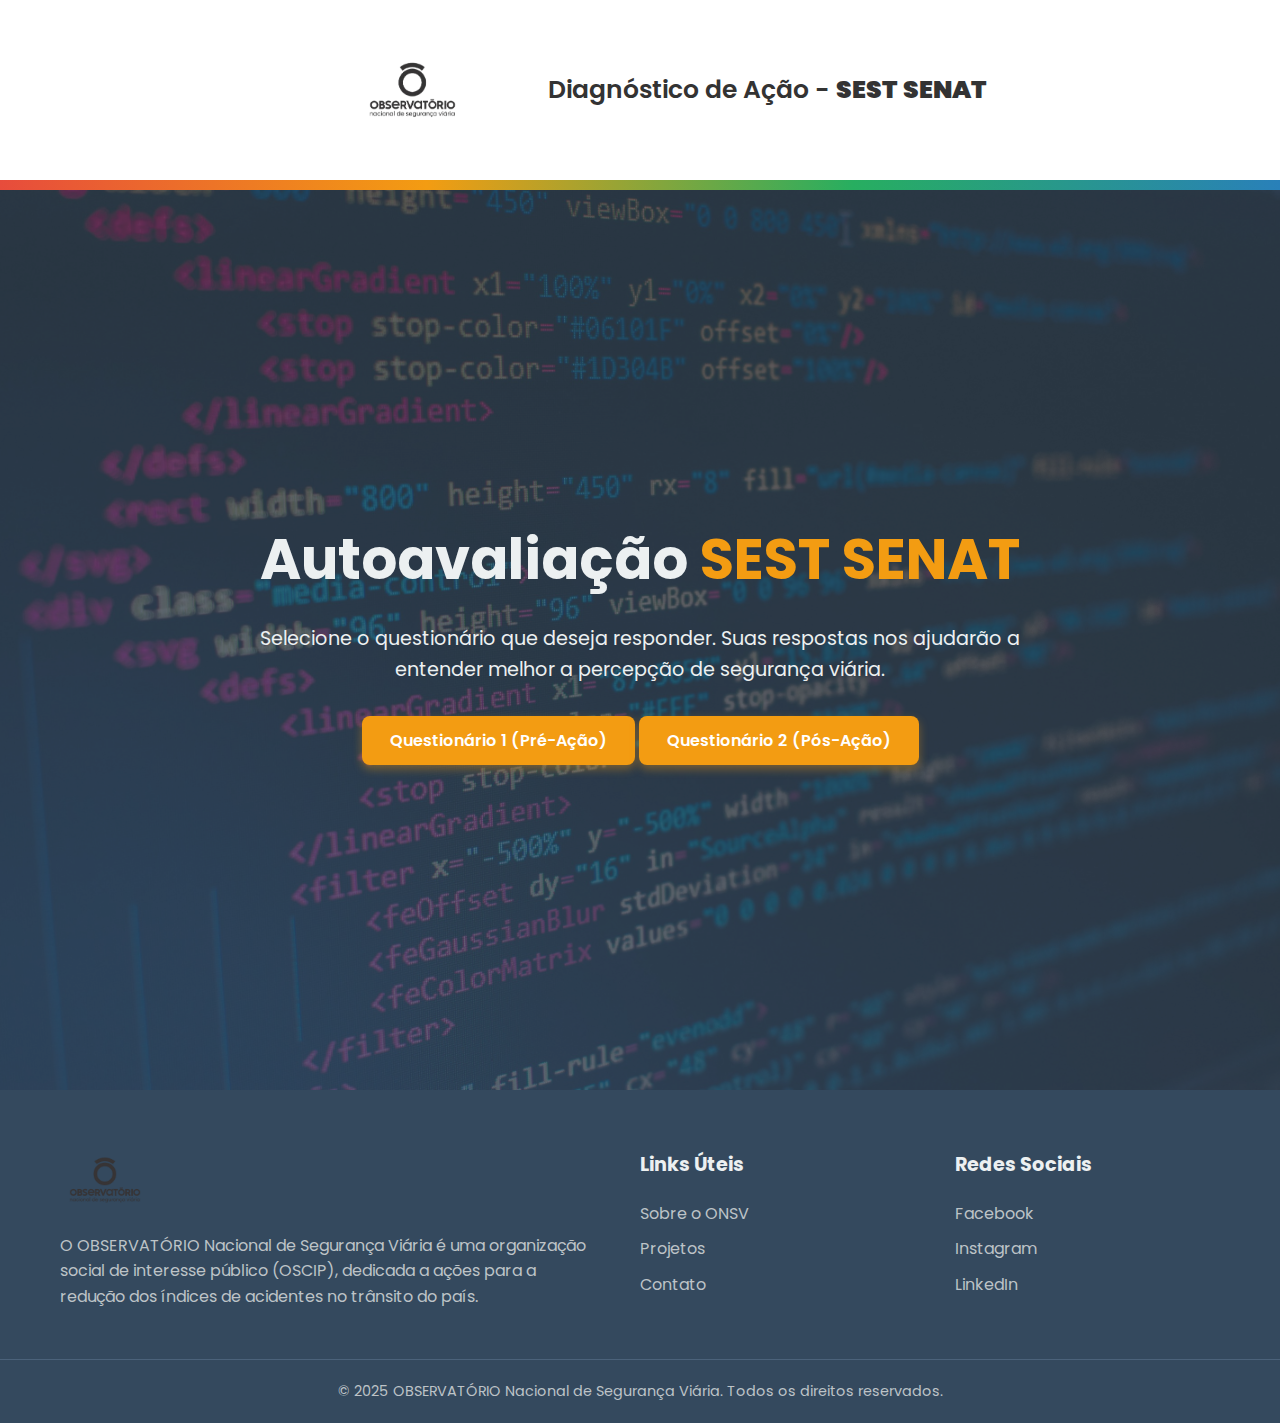
<file: index.html>
<!DOCTYPE html>
<html lang="pt-BR">
<head>
    <meta charset="UTF-8">
    <meta name="viewport" content="width=device-width, initial-scale=1.0">
    <title>Diagnóstico de Ação - SEST SENAT</title>
    
    <link rel="preconnect" href="https://fonts.googleapis.com">
    <link rel="preconnect" href="https://fonts.gstatic.com" crossorigin>
    <link href="https://fonts.googleapis.com/css2?family=Poppins:wght@400;500;600;700&display=swap" rel="stylesheet">
    <link rel="stylesheet" href="style.css">

</head>
<body>

    <header class="main-header">
        <div class="container">
            <a href="index.html" class="logo">
                <img src="imagens/logo_observatorio-1.png" alt="Logo ONSV">
                <span>Diagnóstico de Ação - <strong>SEST SENAT</strong></span>
            </a>
        </div>
        <div class="header-bar"></div>
    </header>

    <main>
        <section class="hero-section">
            <div class="hero-content">
                <h1>Autoavaliação <span class="highlight">SEST SENAT</span></h1>
                <p>Selecione o questionário que deseja responder. Suas respostas nos ajudarão a entender melhor a percepção de segurança viária.</p>
                <a href="formulario.html?q=1" class="btn btn-primary">Questionário 1 (Pré-Ação)</a>
                <a href="formulario.html?q=2" class="btn btn-primary">Questionário 2 (Pós-Ação)</a>
            </div>
        </section>
    </main>

    <footer class="main-footer">
        <div class="container">
            <div class="footer-col">
                <img src="imagens/logo _4.png" alt="Logo ONSV" class="footer-logo">
                <p>O OBSERVATÓRIO Nacional de Segurança Viária é uma organização social de interesse público (OSCIP), dedicada a ações para a redução dos índices de acidentes no trânsito do país.</p>
            </div>
            <div class="footer-col">
                <h4>Links Úteis</h4>
                <ul>
                    <li><a href="#">Sobre o ONSV</a></li>
                    <li><a href="#">Projetos</a></li>
                    <li><a href="#">Contato</a></li>
                </ul>
            </div>
            <div class="footer-col">
                <h4>Redes Sociais</h4>
                <ul>
                    <li><a href="#">Facebook</a></li>
                    <li><a href="#">Instagram</a></li>
                    <li><a href="#">LinkedIn</a></li>
                </ul>
            </div>
        </div>
        <div class="footer-bottom">
            <p>&copy; 2025 OBSERVATÓRIO Nacional de Segurança Viária. Todos os direitos reservados.</p>
        </div>
    </footer>

</body>

</html>
</file>
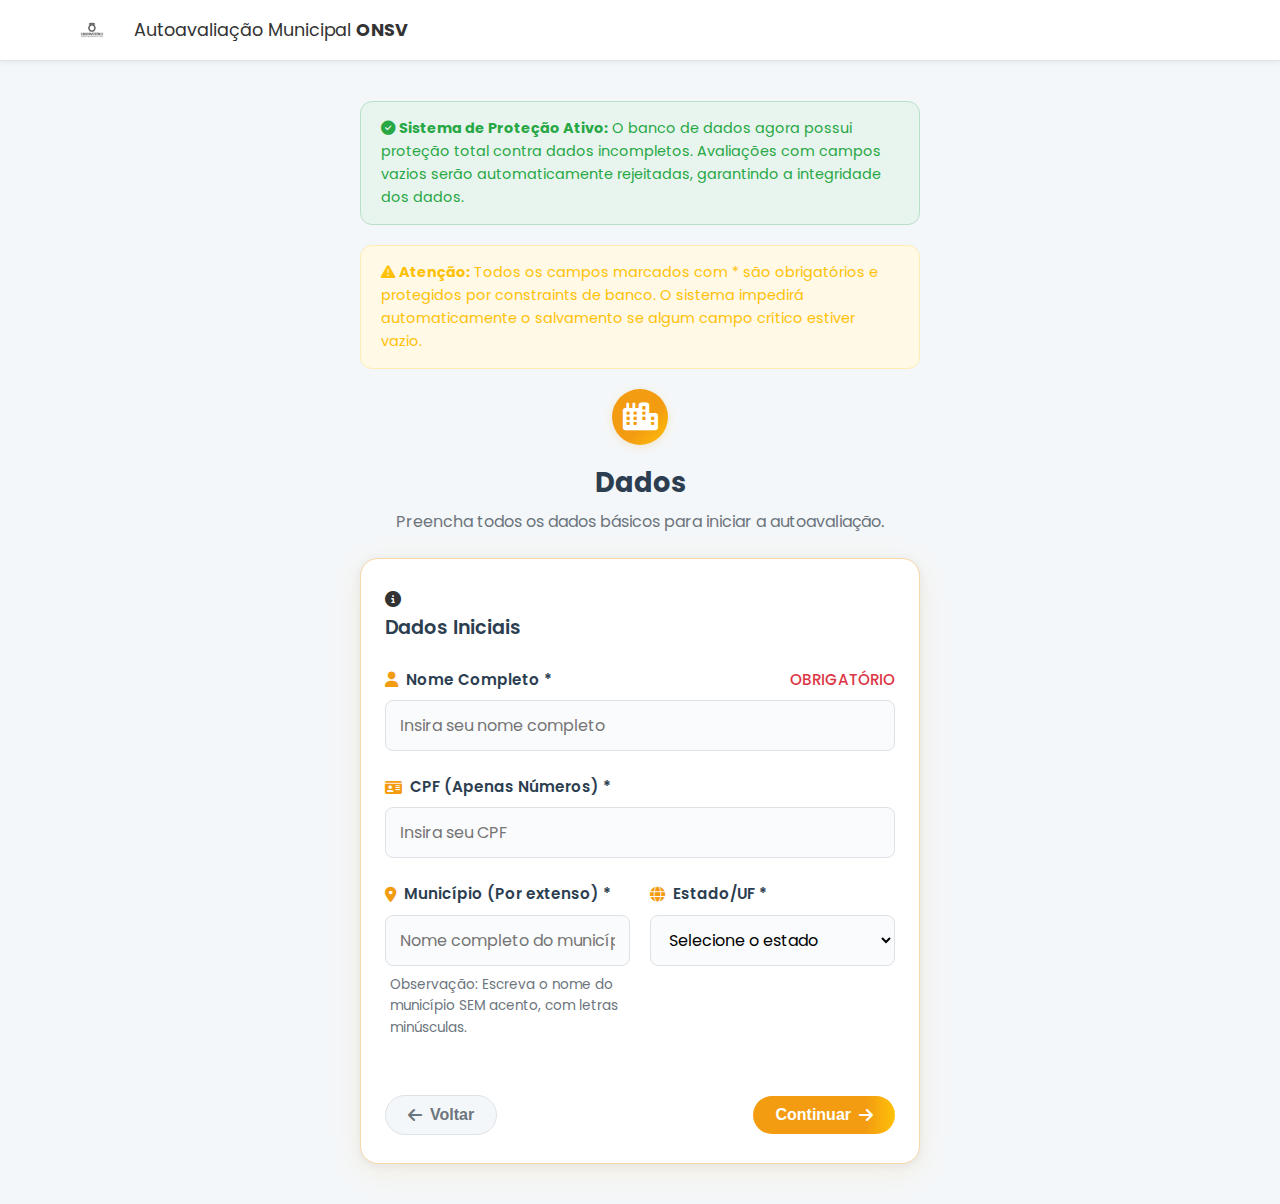
<file: formulario.html>
<!DOCTYPE html>
<html lang="pt-BR">
<head>
    <meta charset="UTF-8">
    <meta name="viewport" content="width=device-width, initial-scale=1.0">
    <title>Autoavaliação Municipal ONSV</title>
    <link rel="stylesheet" href="form-style.css">
    <link rel="preconnect" href="https://fonts.googleapis.com">
    <link rel="preconnect" href="https://fonts.gstatic.com" crossorigin>
    <link href="https://fonts.googleapis.com/css2?family=Poppins:wght@400;500;600;700&display=swap" rel="stylesheet">
    <link rel="stylesheet" href="https://cdnjs.cloudflare.com/ajax/libs/font-awesome/6.4.0/css/all.min.css">
</head>
<body>

    <header class="main-header">
        <div class="container">
            <a href="index.html" class="logo">
                <img src="imagens/logo_observatorio-1.png" alt="Logo ONSV">
                <span>Autoavaliação Municipal <strong>ONSV</strong></span>
            </a>
        </div>
    </header>

    <main class="form-page">
        <div class="container form-container">
            
            <div class="alert alert-success">
                <i class="fas fa-check-circle"></i> <strong>Sistema de Proteção Ativo:</strong> O banco de dados agora possui proteção total contra dados incompletos. Avaliações com campos vazios serão automaticamente rejeitadas, garantindo a integridade dos dados.
            </div>

            <div class="alert alert-warning">
                <i class="fas fa-exclamation-triangle"></i> <strong>Atenção:</strong> Todos os campos marcados com * são obrigatórios e protegidos por constraints de banco. O sistema impedirá automaticamente o salvamento se algum campo crítico estiver vazio.
            </div>

            <div class="form-header">
                <div class="header-icon">
                    <i class="fas fa-city"></i>
                </div>
                <h1>Dados</h1>
                <p>Preencha todos os dados básicos para iniciar a autoavaliação.</p>
            </div>

            <form action="#" method="POST" id="municipio-form">
                <fieldset>
                    <div class="form-section-header">
                        <i class="fas fa-info-circle"></i>
                        <h3>Dados Iniciais</h3>
                    </div>

                    <div class="form-group">
                        <label for="nome"><i class="fas fa-user"></i> Nome Completo * <span class="required">OBRIGATÓRIO</span></label>
                        <input type="text" id="nome" name="nome" placeholder="Insira seu nome completo" required>
                    </div>
                    <div class="form-group">
                        <label for="cpf"><i class="fas fa-id-card"></i> CPF (Apenas Números) *</label>
                        <input type="text" id="cpf" name="cpf" placeholder="Insira seu CPF" required>
                    </div>
                    
                    <div class="form-group-split">
                         <div class="form-group">
                            <label for="municipio"><i class="fas fa-map-marker-alt"></i> Município (Por extenso) *</label>
                            <input type="text" id="municipio" name="municipio" placeholder="Nome completo do município" required>
                            <p class="form-text-observation">Observação: Escreva o nome do município SEM acento, com letras minúsculas.</p>
                    </div>
                        <div class="form-group">
                            <label for="estado"><i class="fas fa-globe"></i> Estado/UF *</label>
                            <select id="estado" name="estado" required>
                                <option value="" disabled selected>Selecione o estado</option>
                                <option value="AC">Acre</option>
                                <option value="AL">Alagoas</option>
                                <option value="AP">Amapá</option>
                                <option value="AM">Amazonas</option>
                                <option value="BA">Bahia</option>
                                <option value="CE">Ceará</option>
                                <option value="DF">Distrito Federal</option>
                                <option value="ES">Espírito Santo</option>
                                <option value="GO">Goiás</option>
                                <option value="MA">Maranhão</option>
                                <option value="MT">Mato Grosso</option>
                                <option value="MS">Mato Grosso do Sul</option>
                                <option value="MG">Minas Gerais</option>
                                <option value="PA">Pará</option>
                                <option value="PB">Paraíba</option>
                                <option value="PR">Paraná</option>
                                <option value="PE">Pernambuco</option>
                                <option value="PI">Piauí</option>
                                <option value="RJ">Rio de Janeiro</option>
                                <option value="RN">Rio Grande do Norte</option>
                                <option value="RS">Rio Grande do Sul</option>
                                <option value="RO">Rondônia</option>
                                <option value="RR">Roraima</option>
                                <option value="SC">Santa Catarina</option>
                                <option value="SP">São Paulo</option>
                                <option value="SE">Sergipe</option>
                                <option value="TO">Tocantins</option>
                            </select>
                        </div>
                    </div>
                    
                    </fieldset>

                <div class="form-actions">
                    <button type="button" class="btn btn-secondary" id="btn-voltar"><i class="fas fa-arrow-left"></i> Voltar</button>
                    <button type="submit" class="btn btn-primary">Continuar <i class="fas fa-arrow-right"></i></button>
                </div>
            </form>
            
        </div>
    </main>

    <script src="script.js"></script>

</body>
</html>
</file>
<file: form-style.css>
/* ---- Estilos Gerais ---- */
:root {
    --primary-color: #f39c12; /* Laranja ONSV */
    --secondary-color: #6c757d;
    --success-color: #28a745;
    --warning-color: #ffc107;
    --light-bg-alt: #f4f7f9;
    --light-bg: #ffffff;
    --dark-bg: #2c3e50;
    --text-color-light: #333;
    --text-color-muted: #6c757d;
    --border-color: #dee2e6;
    --border-radius: 12px;
    --font-family: 'Poppins', sans-serif;
}

* {
    box-sizing: border-box;
    margin: 0;
    padding: 0;
}

body {
    font-family: var(--font-family);
    background-color: var(--light-bg-alt);
    color: var(--text-color-light);
    line-height: 1.6;
}

.container {
    width: 100%;
    padding: 0 20px;
}

/* Em telas de PC, o container do cabeçalho é mais largo */
.main-header .container {
    max-width: 1200px;
    margin: 0 auto;
}

/* ---- Estilos do Cabeçalho Principal (header.main-header) ---- */
.main-header {
    background-color: var(--light-bg);
    border-bottom: 1px solid var(--border-color);
    box-shadow: 0 2px 5px rgba(0, 0, 0, 0.05);
    padding: 10px 0;
}

.logo {
    display: flex;
    align-items: center;
    text-decoration: none;
    color: var(--text-color-light);
}

.logo img {
    height: 40px;
    margin-right: 10px;
}

.logo span {
    font-weight: 400;
    font-size: 1.1em;
}

/* ---- Estilos da Página de Formulário ---- */
.form-page {
    padding: 40px 0;
}

/* Em telas de PC, o container do formulário é mais estreito e centralizado */
.form-container {
    max-width: 600px;
    margin: 0 auto;
}

.alert {
    padding: 15px 20px;
    margin-bottom: 20px;
    border-radius: var(--border-radius);
    border: 1px solid transparent;
    font-size: 0.9em;
}
.alert-success { background-color: #e7f5ee; border-color: #b8e0c9; color: var(--success-color); }
.alert-warning { background-color: #fff9e6; border-color: #ffecb3; color: var(--warning-color); }

.form-header {
    text-align: center;
    margin-bottom: 24px;
}

.header-icon {
    width: 56px;
    height: 56px;
    background: linear-gradient(135deg, #f39c12 60%, #ffc107 100%);
    border-radius: 50%;
    margin: 0 auto 16px;
    display: flex;
    align-items: center;
    justify-content: center;
    box-shadow: 0 2px 10px rgba(243, 156, 18, 0.18);
}

.header-icon i {
    color: #fff;
    font-size: 28px;
}

.form-header h1 {
    font-size: 1.7em;
    color: var(--dark-bg);
    font-weight: 700;
}

.form-header p {
    color: var(--text-color-muted);
    font-size: 1em;
    margin-top: 4px;
}

form {
    background-color: var(--light-bg);
    padding: 28px 24px;
    border-radius: 18px;
    box-shadow: 0 8px 32px rgba(243, 156, 18, 0.10), 0 1.5px 8px rgba(44, 62, 80, 0.07);
    border: 1px solid #f7d7a6;
}

fieldset { border: none; padding: 0; margin: 0; }

.form-section-header { margin-bottom: 24px; }
.form-section-header h3 { font-size: 1.2em; font-weight: 600; color: var(--dark-bg); margin-bottom: 4px; }
.form-section-header p { font-size: 0.9em; color: var(--text-color-muted); }

.form-group { margin-bottom: 24px; }

.form-group-split {
    display: flex;
    flex-wrap: wrap;
    gap: 20px;
}
.form-group-split .form-group { flex: 1 1 48%; }

label {
    display: flex;
    align-items: center;
    gap: 8px;
    margin-bottom: 8px;
    font-weight: 600;
    font-size: 0.95em;
    color: var(--dark-bg);
}
label i { color: var(--primary-color); }
label .required { color: #dc3545; font-weight: 500; margin-left: auto; }

input, select {
    width: 100%;
    padding: 12px 14px;
    border: 1.5px solid var(--border-color);
    border-radius: 8px;
    font-size: 1em;
    font-family: var(--font-family);
    background: #fafbfc;
    transition: border-color 0.3s, box-shadow 0.3s;
}
input:focus, select:focus {
    border-color: var(--primary-color);
    box-shadow: 0 0 0 2px rgba(243, 156, 18, 0.13);
    outline: none;
}

.form-actions {
    display: flex;
    justify-content: space-between; /* <-- MUDANÇA: Alinha um botão para cada lado */
    align-items: center;
    gap: 12px;
    margin-top: 32px;
}

.btn {
    padding: 10px 22px;
    border-radius: 50px;
    font-weight: 600;
    font-size: 1em;
    border: none;
    cursor: pointer;
    transition: all 0.3s ease;
    display: inline-flex;
    align-items: center;
    gap: 8px;
}
.btn-primary { background: linear-gradient(90deg, #f39c12 80%, #ffc107 100%); color: #fff; }
.btn-primary:hover { background: linear-gradient(90deg, #e67e22 80%, #f7b731 100%); color: #fff; }
.btn-secondary { background: #f4f7f9; color: var(--text-color-muted); border: 1.5px solid var(--border-color); }
.btn-secondary:hover { background: #fdf6e3; color: var(--primary-color); border-color: #f7d7a6; }

.form-footer-note {
    text-align: center;
    font-size: 0.85em;
    color: var(--text-color-muted);
    margin-top: 24px;
}

/* ---- Estilos para Telas de Celular (Responsividade) ---- */
@media (max-width: 768px) {
    .main-header .container {
        flex-direction: column;
        gap: 15px;
    }
    
    .form-group-split {
        flex-direction: column;
        gap: 0;
    }
    
    .form-actions {
        flex-direction: column;
    }

    .form-actions .btn {
        width: 100%; /* Botões ocupam a largura total e se empilham */
        justify-content: center;
    }
}

.form-text-observation {
    font-size: 0.85em; /* Tamanho da fonte um pouco menor */
    color: var(--text-color-muted); /* Cor de texto suave */
    margin-top: 8px; /* Espaçamento acima da observação */
    padding-left: 5px; /* Leve recuo para alinhar com o texto */
}
</file>
<file: style.css>
/* ---- RESET & GLOBAL STYLES ---- */
:root {
    --primary-color: #f39c12;
    --secondary-color: #ffb74d;
    --dark-bg: #2c3e50;
    --dark-bg-light: #34495e;
    --light-bg: #ffffff;
    --light-bg-alt: #f8f9fa;
    --text-color-dark: #ecf0f1;
    --text-color-light: #333;
    --font-family: 'Poppins', sans-serif;
    --border-radius: 8px;
    --box-shadow: 0 4px 15px rgba(0, 0, 0, 0.1);
}

* {
    margin: 0;
    padding: 0;
    box-sizing: border-box;
}

html {
    scroll-behavior: smooth;
}

body {
    font-family: var(--font-family);
    color: var(--text-color-light);
    line-height: 1.6;
    background-color: var(--light-bg);
}

.container {
    max-width: 1200px;
    margin: 0 auto;
    padding: 0 20px;
}

h1, h2, h3, h4 {
    font-weight: 700;
}

.highlight {
    color: var(--primary-color);
}

.btn {
    display: inline-block;
    padding: 12px 28px;
    border-radius: var(--border-radius);
    text-decoration: none;
    font-weight: 600;
    transition: all 0.3s ease;
    cursor: pointer;
    border: none;
}

.btn-primary {
    background-color: var(--primary-color);
    color: var(--light-bg);
    box-shadow: 0 4px 10px rgba(243, 156, 18, 0.4);
}

.btn-primary:hover {
    background-color: #e67e22;
    transform: translateY(-2px);
}

/* ---- HEADER ---- */
.main-header {
    background: var(--light-bg);
    box-shadow: 0 2px 5px rgba(0,0,0,0.05);
}

/* container do header */
.main-header .container {
    display: flex;
    align-items: center;         /* logo e texto alinhados verticalmente */
    justify-content: center;     /* centraliza o conjunto no meio da tela */
    padding: 15px 20px;
}

/* logo + título */
.logo {
    display: flex;
    align-items: center;
    text-decoration: none;
    color: var(--text-color-light);
}

/* aumenta a logo */
.logo img {
    height: 150px;  /* pode ajustar pra 100px se quiser ainda maior */
    margin-right: 15px;
}

/* título */
.logo span {
    font-size: 25px;
    font-weight: 600;
    color: var(--text-color-light);
}

/* barra colorida */
.header-bar {
    height: 10px; /* mais grossa que a anterior */
    background: linear-gradient(to right, #e74c3c, #f39c12, #27ae60, #2980b9);
}

/* ---- HERO SECTION ---- */
.hero-section {
    background: url('imagens/planodefundo_02.jpeg') no-repeat center center/cover;
    color: var(--text-color-dark);
    text-align: center;
    min-height: 100vh;   /* ocupa 100% da tela */
    display: flex;
    justify-content: center;
    align-items: center;
    position: relative;
    padding: 0 20px;     /* só espaçamento lateral */
    margin: 0;           /* garante que não tenha espaçamento embaixo */
}


.hero-section::after {
    content: '';
    position: absolute;
    top: 0;
    left: 0;
    width: 100%;
    height: 100%;
    background-color: rgba(44, 62, 80, 0.7);
}

.hero-content {
    z-index: 1;
    max-width: 800px;
    text-align: center;
}

.hero-content h1 {
    font-size: 3.5em;
    margin-bottom: 20px;
}

.hero-content p {
    font-size: 1.2em;
    margin-bottom: 30px;
}

/* ---- ABOUT SECTION ---- */
.about-section {
    padding: 100px 0;
    background-color: var(--light-bg-alt);
}

.about-section .container {
    display: flex;
    align-items: center;
    gap: 60px;
}

.about-text {
    flex: 1;
}

.about-text h2 {
    font-size: 2.8em;
    margin-bottom: 20px;
}

.about-image {
    flex: 1;
}

.about-image img {
    width: 100%;
    border-radius: var(--border-radius);
    box-shadow: var(--box-shadow);
}


/* ---- FOOTER ---- */
.main-footer {
    background-color: var(--dark-bg-light);
    color: #bdc3c7;
    padding-top: 60px;
}

.main-footer .container {
    display: grid;
    grid-template-columns: 2fr 1fr 1fr;
    gap: 50px;
    padding-bottom: 40px;
}

.footer-logo {
    height: 60px;
    margin-bottom: 15px;
}

.footer-col h4 {
    color: var(--text-color-dark);
    font-size: 1.2em;
    margin-bottom: 20px;
}

.footer-col p {
    margin-bottom: 10px;
}

.footer-col ul {
    list-style: none;
}

.footer-col ul li a {
    text-decoration: none;
    color: #bdc3c7;
    transition: color 0.3s ease;
    display: block;
    margin-bottom: 10px;
}

.footer-col ul li a:hover {
    color: var(--primary-color);
}

.footer-bottom {
    border-top: 1px solid #4b627a;
    text-align: center;
    padding: 20px 0;
    font-size: 0.9em;
}


/* ---- MEDIA QUERIES FOR RESPONSIVENESS ---- */
@media (max-width: 992px) {
    .main-footer .container {
        grid-template-columns: 1fr;
        text-align: center;
    }
     .about-section .container {
        flex-direction: column-reverse;
    }
}

@media (max-width: 768px) {
    .main-header .container {
        flex-direction: column;
        gap: 15px;
    }
    .main-nav {
        display: none; /* Esconde o menu principal em telas pequenas */
    }
    .hero-content h1 {
        font-size: 2.5em;
    }
    .hero-content .btn-primary {
        display: block;
        margin-left: auto;
        margin-right: auto;
        width: 90%;
    }
     .hero-content a.btn-primary:not(:last-child) {
        margin-bottom: 15px;
    }
    .main-footer .container {
        gap: 30px;
    }
}

/* Cole ou substitua este bloco no final do seu style.css */

@media (max-width: 768px) {
    .main-header .container {
        flex-direction: column;
        gap: 15px;
    }
    
    .logo img {
        /* Ajusta o tamanho do logo no header para celular */
        height: 120px;
    }

    .logo span {
        font-size: 20px;
    }

    .main-nav {
        display: none; /* Esconde o menu principal em telas pequenas */
    }

    .hero-content h1 {
        /* Aumenta o título principal no celular */
        font-size: 2.8em; 
    }

    .hero-content p {
        /* Aumenta o parágrafo no celular */
        font-size: 1.1em;
    }

    .hero-content .btn-primary {
        /* Torna os botões maiores e mais fáceis de tocar */
        display: block;
        margin-left: auto;
        margin-right: auto;
        width: 100%; /* Ocupa a largura total */
        padding: 16px; /* Mais espaço interno (altura) */
        font-size: 1.2em; /* Fonte maior */
    }

    .hero-content a.btn-primary:not(:last-child) {
        margin-bottom: 15px;
    }
    
    .footer-col {
        /* Ajustes no rodapé para celular */
        font-size: 1.1em; /* Aumenta a fonte de todo o texto do rodapé */
    }
    
    .footer-logo {
        height: 80px; /* Aumenta o logo do rodapé */
    }

    .main-footer .container {
        gap: 30px;
    }
}
</file>
